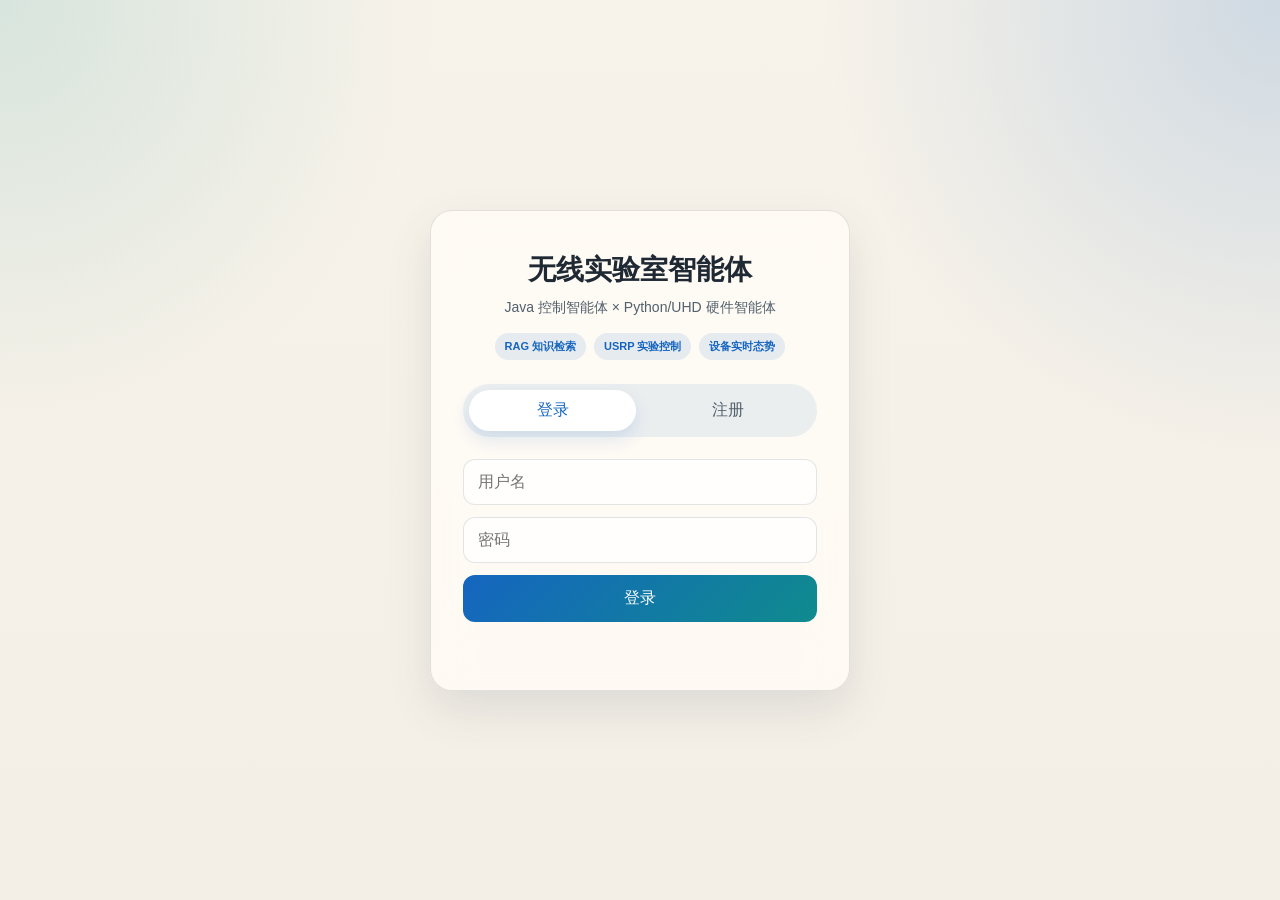
<file: src/main/resources/static/index.html>
<!DOCTYPE html>
<html lang="zh-CN">
<head>
    <meta charset="UTF-8">
    <meta name="viewport" content="width=device-width, initial-scale=1.0">
    <title>无线实验室智能体</title>
    <link rel="stylesheet" href="css/style.css?v=4">
</head>
<body class="chat-page">
    <div class="app-container">
        <aside class="sidebar" id="sidebar">
            <div class="sidebar-header">
                <div>
                    <p class="sidebar-eyebrow">Wireless Lab</p>
                    <h2>实验会话</h2>
                </div>
                <button id="newChatBtn" title="新对话">+</button>
            </div>
            <div class="sidebar-list" id="conversationList"></div>
            <div class="sidebar-footer">
                <span id="currentUser"></span>
                <button id="logoutBtn">退出</button>
            </div>
        </aside>

        <main class="chat-main">
            <header class="chat-header">
                <div>
                    <p class="chat-header-label">Java Control Plane</p>
                    <h1>Wireless Lab Agent</h1>
                    <p class="chat-header-subtitle">知识检索、任务编排与 USRP 实验控制统一入口</p>
                </div>
                <div class="chat-header-tip">
                    <span>RAG</span><span>Tool Calling</span><span>MCP</span><span>USRP</span>
                </div>
            </header>

            <div class="chat-messages" id="chatMessages">
                <div class="welcome-screen">
                    <div class="welcome-badge">Ready</div>
                    <h2>实验控制台已就绪</h2>
                    <p>可以查询 SDR/USRP 文档，也可以用自然语言发起扫频、调制收发和设备诊断。</p>
                    <div class="agent-flow" aria-label="双智能体执行链路">
                        <span>意图路由</span><i>→</i><span>RAG / 工具</span><i>→</i><span>Agent_SDR</span><i>→</i><span>USRP</span>
                    </div>
                    <div class="quick-actions">
                        <button class="quick-btn" data-msg="扫描 2.4 GHz 附近 1 MHz 带宽的底噪">2.4G 扫频</button>
                        <button class="quick-btn" data-msg="BPSK、QPSK 和 16-QAM 应该如何选择？">调制方式</button>
                        <button class="quick-btn" data-msg="查询当前 USRP 设备状态和诊断信息">设备状态</button>
                        <button class="quick-btn" data-msg="说明自适应调制实验的完整执行流程">实验流程</button>
                    </div>
                </div>
            </div>

            <div class="chat-input-shell">
                <div class="chat-input-area">
                    <input type="file" id="knowledgeInput" accept=".pdf,.docx,.doc,.md,.txt" class="hidden-file-input">
                    <button id="uploadBtn" class="secondary-btn" title="上传设备手册或实验文档">上传知识</button>
                    <textarea id="messageInput" placeholder="输入你的问题，Enter 发送，Shift + Enter 换行" rows="1"></textarea>
                    <button id="stopBtn" class="danger-btn hidden" title="停止回答">停止</button>
                    <button id="sendBtn" title="发送">发送</button>
                </div>
                <p class="input-hint" id="streamHint">Enter 发送，Shift + Enter 换行</p>
            </div>
        </main>

        <aside class="telemetry-panel">
            <div class="telemetry-header">
                <div>
                    <p class="chat-header-label">Live Telemetry</p>
                    <h2>设备态势</h2>
                </div>
                <span id="serviceStatus" class="status-pill offline">离线</span>
            </div>
            <div class="telemetry-card">
                <span>USRP-01</span>
                <strong id="usrpStatus">等待连接</strong>
                <small id="usrpIp">--</small>
            </div>
            <div class="telemetry-grid">
                <div><span>中心频率</span><strong id="centerFreq">--</strong></div>
                <div><span>采样率</span><strong id="sampleRate">--</strong></div>
                <div><span>增益</span><strong id="gainValue">--</strong></div>
                <div><span>调制</span><strong id="modulationValue">--</strong></div>
            </div>
            <div class="diagnostic-card">
                <span>运行诊断</span>
                <p id="diagnosticText">正在读取 Agent_SDR 状态...</p>
            </div>
            <div class="open-source-card">
                <span>OPEN SOURCE HARDWARE AGENT</span>
                <strong>Agent_SDR</strong>
                <p>Python/UHD 硬件执行面与上游演示。</p>
                <div class="resource-links">
                    <a href="https://github.com/GIN4869623/Agent_SDR" target="_blank" rel="noopener noreferrer">上游仓库</a>
                    <a href="media/agent-sdr-demo-01.mp4" target="_blank">演示 01</a>
                    <a href="media/agent-sdr-demo-02.mp4" target="_blank">演示 02</a>
                </div>
            </div>
            <button id="stopHardwareBtn" class="hardware-stop-btn">停止硬件任务</button>
            <p class="telemetry-footnote">状态每 3 秒刷新；执行结果以 Agent_SDR/UHD 返回为准。</p>
        </aside>
    </div>

    <script src="js/api.js?v=4"></script>
    <script src="js/sidebar.js?v=4"></script>
    <script src="js/chat.js?v=4"></script>
</body>
</html>
</file>
<file: src/main/resources/static/css/style.css>
:root {
    --bg-page: #f4efe6;
    --bg-surface: rgba(255, 251, 245, 0.88);
    --bg-surface-strong: #fffdf8;
    --bg-sidebar: #162126;
    --bg-sidebar-card: rgba(255, 255, 255, 0.06);
    --bg-user-bubble: linear-gradient(135deg, #1565c0 0%, #0f8b8d 100%);
    --bg-assistant-bubble: #fffaf2;
    --bg-thinking: #f8efe0;
    --bg-answer: #ffffff;
    --bg-input: rgba(255, 252, 247, 0.95);
    --text-primary: #1f2933;
    --text-secondary: #52606d;
    --text-muted: #7b8794;
    --text-light: #f8fafc;
    --border: rgba(31, 41, 51, 0.12);
    --border-strong: rgba(21, 101, 192, 0.18);
    --accent: #1565c0;
    --accent-soft: rgba(21, 101, 192, 0.1);
    --success: #1f8a70;
    --warning: #b7791f;
    --danger: #c53030;
    --shadow-soft: 0 18px 45px rgba(53, 68, 88, 0.12);
    --shadow-card: 0 14px 32px rgba(53, 68, 88, 0.08);
    --radius-xl: 28px;
    --radius-lg: 22px;
    --radius-md: 16px;
    --radius-sm: 12px;
    font-family: "Segoe UI", "PingFang SC", "Microsoft YaHei", sans-serif;
}

* {
    margin: 0;
    padding: 0;
    box-sizing: border-box;
}

html,
body {
    height: 100%;
    overflow: hidden;
}

body {
    min-height: 100vh;
    height: 100dvh;
    background:
        radial-gradient(circle at top left, rgba(15, 139, 141, 0.14), transparent 28%),
        radial-gradient(circle at top right, rgba(21, 101, 192, 0.18), transparent 30%),
        linear-gradient(180deg, #f8f3ea 0%, var(--bg-page) 100%);
    color: var(--text-primary);
}

button,
textarea,
input {
    font: inherit;
}

.hidden {
    display: none !important;
}

.auth-page {
    display: flex;
    align-items: center;
    justify-content: center;
    min-height: 100vh;
    padding: 24px;
}

.auth-container {
    width: 100%;
    max-width: 420px;
}

.auth-card {
    padding: 40px 32px;
    border: 1px solid var(--border);
    border-radius: var(--radius-lg);
    background: var(--bg-surface);
    backdrop-filter: blur(18px);
    box-shadow: var(--shadow-soft);
    text-align: center;
}

.auth-card h1 {
    font-size: 28px;
    margin-bottom: 10px;
}

.auth-subtitle {
    color: var(--text-secondary);
    margin-bottom: 16px;
    font-size: 14px;
}

.auth-capabilities {
    display: flex;
    flex-wrap: wrap;
    justify-content: center;
    gap: 8px;
    margin-bottom: 24px;
}

.auth-capabilities span {
    padding: 6px 10px;
    border-radius: 999px;
    background: var(--accent-soft);
    color: var(--accent);
    font-size: 11px;
    font-weight: 700;
}

.auth-tabs {
    display: flex;
    gap: 8px;
    margin-bottom: 22px;
    padding: 6px;
    border-radius: 999px;
    background: rgba(21, 101, 192, 0.08);
}

.auth-tabs .tab {
    flex: 1;
    border: none;
    cursor: pointer;
    border-radius: 999px;
    padding: 10px;
    background: transparent;
    color: var(--text-secondary);
    transition: 0.2s ease;
}

.auth-tabs .tab.active {
    background: #fff;
    color: var(--accent);
    box-shadow: 0 8px 18px rgba(21, 101, 192, 0.14);
}

.auth-form input {
    width: 100%;
    margin-bottom: 12px;
    padding: 13px 14px;
    border: 1px solid var(--border);
    border-radius: var(--radius-sm);
    background: rgba(255, 255, 255, 0.8);
    color: var(--text-primary);
    outline: none;
    transition: 0.2s ease;
}

.auth-form input:focus {
    border-color: rgba(21, 101, 192, 0.35);
    box-shadow: 0 0 0 4px rgba(21, 101, 192, 0.08);
}

.auth-form button {
    width: 100%;
    border: none;
    cursor: pointer;
    padding: 13px;
    border-radius: var(--radius-sm);
    background: linear-gradient(135deg, #1565c0 0%, #0f8b8d 100%);
    color: white;
    transition: transform 0.2s ease, box-shadow 0.2s ease;
}

.auth-form button:hover {
    transform: translateY(-1px);
    box-shadow: 0 12px 24px rgba(21, 101, 192, 0.2);
}

.auth-error {
    min-height: 20px;
    margin-top: 8px;
    font-size: 13px;
    color: var(--danger);
}

.app-container {
    display: flex;
    height: 100dvh;
    min-height: 0;
    padding: 18px;
    gap: 18px;
    overflow: hidden;
}

.sidebar {
    width: 288px;
    height: calc(100dvh - 36px);
    min-height: 0;
    flex-shrink: 0;
    display: flex;
    flex-direction: column;
    border-radius: var(--radius-xl);
    background:
        linear-gradient(180deg, rgba(255, 255, 255, 0.06), transparent 36%),
        var(--bg-sidebar);
    color: var(--text-light);
    box-shadow: var(--shadow-soft);
    overflow: hidden;
}

.sidebar-header,
.sidebar-footer {
    padding: 18px 18px 16px;
}

.sidebar-header {
    display: flex;
    align-items: flex-start;
    justify-content: space-between;
    border-bottom: 1px solid rgba(255, 255, 255, 0.08);
}

.sidebar-eyebrow {
    margin-bottom: 6px;
    font-size: 11px;
    letter-spacing: 0.12em;
    text-transform: uppercase;
    color: rgba(248, 250, 252, 0.6);
}

.sidebar-header h2 {
    font-size: 20px;
}

#newChatBtn {
    width: 42px;
    height: 42px;
    border: none;
    border-radius: 14px;
    cursor: pointer;
    color: white;
    background: linear-gradient(135deg, #1565c0 0%, #0f8b8d 100%);
    box-shadow: 0 12px 24px rgba(15, 139, 141, 0.24);
    transition: transform 0.2s ease;
}

#newChatBtn:hover {
    transform: translateY(-2px);
}

.sidebar-list {
    flex: 1;
    min-height: 0;
    padding: 14px 12px;
    overflow-y: auto;
    overscroll-behavior: contain;
}

.conv-item {
    margin-bottom: 8px;
    padding: 14px 14px;
    border-radius: 16px;
    cursor: pointer;
    color: rgba(248, 250, 252, 0.82);
    background: transparent;
    border: 1px solid transparent;
    transition: 0.2s ease;
    white-space: nowrap;
    overflow: hidden;
    text-overflow: ellipsis;
}

.conv-item:hover {
    background: var(--bg-sidebar-card);
    border-color: rgba(255, 255, 255, 0.08);
}

.conv-item.active {
    background: rgba(255, 255, 255, 0.12);
    border-color: rgba(255, 255, 255, 0.12);
}

.sidebar-footer {
    display: flex;
    align-items: center;
    justify-content: space-between;
    border-top: 1px solid rgba(255, 255, 255, 0.08);
    color: rgba(248, 250, 252, 0.78);
    font-size: 13px;
}

.sidebar-footer button {
    border: none;
    background: transparent;
    cursor: pointer;
    color: rgba(248, 250, 252, 0.7);
}

.sidebar-footer button:hover {
    color: #fff;
}

.chat-main {
    flex: 1;
    min-width: 0;
    height: calc(100dvh - 36px);
    min-height: 0;
    display: flex;
    flex-direction: column;
    border-radius: var(--radius-xl);
    background: var(--bg-surface);
    backdrop-filter: blur(18px);
    border: 1px solid rgba(255, 255, 255, 0.65);
    box-shadow: var(--shadow-soft);
    overflow: hidden;
}

.telemetry-panel {
    width: 300px;
    height: calc(100dvh - 36px);
    flex-shrink: 0;
    padding: 22px;
    overflow-y: auto;
    border-radius: var(--radius-xl);
    border: 1px solid rgba(255, 255, 255, 0.7);
    background: rgba(255, 253, 248, 0.9);
    box-shadow: var(--shadow-soft);
    backdrop-filter: blur(18px);
}

.telemetry-header {
    display: flex;
    align-items: flex-start;
    justify-content: space-between;
    gap: 12px;
    margin-bottom: 20px;
}

.telemetry-header h2 {
    font-size: 22px;
}

.status-pill {
    padding: 7px 10px;
    border-radius: 999px;
    font-size: 11px;
    font-weight: 700;
}

.status-pill.online {
    color: #0f6b57;
    background: rgba(31, 138, 112, 0.13);
}

.status-pill.offline {
    color: var(--danger);
    background: rgba(197, 48, 48, 0.1);
}

.telemetry-card,
.diagnostic-card {
    padding: 18px;
    border-radius: 18px;
    border: 1px solid var(--border);
    background: white;
    box-shadow: var(--shadow-card);
}

.telemetry-card {
    display: grid;
    gap: 7px;
    margin-bottom: 12px;
}

.telemetry-card span,
.diagnostic-card span,
.telemetry-grid span {
    color: var(--text-muted);
    font-size: 11px;
    font-weight: 700;
    letter-spacing: 0.06em;
    text-transform: uppercase;
}

.telemetry-card strong {
    font-size: 20px;
}

.telemetry-card small {
    color: var(--text-secondary);
}

.telemetry-grid {
    display: grid;
    grid-template-columns: repeat(2, minmax(0, 1fr));
    gap: 10px;
    margin-bottom: 12px;
}

.telemetry-grid > div {
    min-height: 88px;
    padding: 14px;
    border-radius: 16px;
    background: var(--bg-thinking);
}

.telemetry-grid strong {
    display: block;
    margin-top: 10px;
    overflow-wrap: anywhere;
    font-size: 13px;
    line-height: 1.35;
}

.diagnostic-card p {
    margin-top: 10px;
    color: var(--text-secondary);
    font-size: 13px;
    line-height: 1.6;
}

.open-source-card {
    margin-top: 12px;
    padding: 16px;
    border: 1px solid rgba(15, 139, 141, 0.18);
    border-radius: 18px;
    background: linear-gradient(145deg, rgba(15, 139, 141, 0.09), rgba(21, 101, 192, 0.06));
}

.open-source-card > span {
    color: var(--success);
    font-size: 10px;
    font-weight: 800;
    letter-spacing: 0.08em;
}

.open-source-card strong {
    display: block;
    margin-top: 7px;
    font-size: 18px;
}

.open-source-card p {
    margin-top: 7px;
    color: var(--text-secondary);
    font-size: 12px;
    line-height: 1.5;
}

.resource-links {
    display: flex;
    flex-wrap: wrap;
    gap: 8px;
    margin-top: 12px;
}

.resource-links a {
    padding: 7px 10px;
    border: 1px solid rgba(21, 101, 192, 0.12);
    border-radius: 10px;
    background: rgba(255, 255, 255, 0.72);
    color: var(--accent);
    font-size: 11px;
    font-weight: 700;
    text-decoration: none;
}

.hardware-stop-btn {
    width: 100%;
    height: 46px;
    margin-top: 14px;
    border: 1px solid rgba(197, 48, 48, 0.2);
    border-radius: 15px;
    color: var(--danger);
    background: rgba(197, 48, 48, 0.07);
    cursor: pointer;
    font-weight: 700;
}

.hardware-stop-btn:disabled {
    cursor: wait;
    opacity: 0.55;
}

.telemetry-footnote {
    margin-top: 12px;
    color: var(--text-muted);
    font-size: 11px;
    line-height: 1.5;
}

.chat-header {
    display: flex;
    align-items: center;
    justify-content: space-between;
    gap: 18px;
    padding: 26px 28px 20px;
    border-bottom: 1px solid var(--border);
    background: linear-gradient(180deg, rgba(255, 255, 255, 0.72), rgba(255, 255, 255, 0.35));
}

.chat-header-label {
    margin-bottom: 6px;
    font-size: 11px;
    font-weight: 700;
    letter-spacing: 0.14em;
    color: var(--accent);
    text-transform: uppercase;
}

.chat-header h1 {
    font-size: 28px;
    line-height: 1.1;
}

.chat-header-subtitle {
    margin-top: 8px;
    color: var(--text-secondary);
    font-size: 13px;
}

.chat-header-tip {
    display: flex;
    flex-wrap: wrap;
    justify-content: flex-end;
    gap: 7px;
    padding: 12px 14px;
    border-radius: 999px;
    background: rgba(255, 255, 255, 0.8);
    color: var(--text-secondary);
    font-size: 13px;
    border: 1px solid rgba(21, 101, 192, 0.08);
}

.chat-header-tip span {
    padding: 4px 8px;
    border-radius: 999px;
    background: var(--accent-soft);
    color: var(--accent);
    font-size: 11px;
    font-weight: 700;
}

.chat-messages {
    flex: 1;
    min-height: 0;
    overflow-y: auto;
    overscroll-behavior: contain;
    padding: 28px;
}

.welcome-screen {
    max-width: 760px;
    margin: 48px auto 0;
    text-align: center;
}

.welcome-badge {
    display: inline-flex;
    align-items: center;
    justify-content: center;
    margin-bottom: 18px;
    padding: 8px 14px;
    border-radius: 999px;
    background: rgba(21, 101, 192, 0.1);
    color: var(--accent);
    font-size: 12px;
    font-weight: 700;
    letter-spacing: 0.08em;
    text-transform: uppercase;
}

.welcome-screen h2 {
    font-size: 40px;
    margin-bottom: 12px;
    line-height: 1.1;
}

.welcome-screen p {
    max-width: 620px;
    margin: 0 auto 30px;
    font-size: 16px;
    line-height: 1.75;
    color: var(--text-secondary);
}

.agent-flow {
    display: flex;
    flex-wrap: wrap;
    align-items: center;
    justify-content: center;
    gap: 8px;
    margin: -10px auto 26px;
}

.agent-flow span {
    padding: 8px 12px;
    border: 1px solid rgba(15, 139, 141, 0.16);
    border-radius: 12px;
    background: rgba(255, 255, 255, 0.72);
    color: #0f6b70;
    font-size: 12px;
    font-weight: 700;
}

.agent-flow i {
    color: var(--text-muted);
    font-style: normal;
}

.quick-actions {
    display: flex;
    flex-wrap: wrap;
    gap: 12px;
    justify-content: center;
}

.quick-btn {
    padding: 12px 18px;
    border-radius: 999px;
    border: 1px solid rgba(21, 101, 192, 0.12);
    background: rgba(255, 255, 255, 0.76);
    color: var(--text-primary);
    cursor: pointer;
    transition: transform 0.2s ease, box-shadow 0.2s ease, border-color 0.2s ease;
}

.quick-btn:hover {
    transform: translateY(-2px);
    border-color: rgba(21, 101, 192, 0.24);
    box-shadow: var(--shadow-card);
}

.message {
    display: flex;
    gap: 14px;
    margin-bottom: 22px;
    animation: slide-up 0.28s ease;
}

.message.user {
    justify-content: flex-end;
}

.message.user .avatar {
    order: 1;
}

.avatar {
    width: 42px;
    height: 42px;
    flex-shrink: 0;
    border-radius: 15px;
    display: flex;
    align-items: center;
    justify-content: center;
    font-weight: 700;
    font-size: 14px;
    box-shadow: var(--shadow-card);
}

.message.user .avatar {
    background: linear-gradient(135deg, #1565c0 0%, #0f8b8d 100%);
    color: white;
}

.message.assistant .avatar {
    background: linear-gradient(135deg, #ffb648 0%, #f28c28 100%);
    color: white;
}

.bubble {
    max-width: min(840px, 78%);
    border-radius: var(--radius-lg);
}

.user-bubble {
    padding: 16px 18px;
    color: white;
    background: var(--bg-user-bubble);
    box-shadow: var(--shadow-card);
}

.assistant-bubble {
    padding: 18px;
    background: var(--bg-assistant-bubble);
    border: 1px solid rgba(21, 101, 192, 0.08);
    box-shadow: var(--shadow-card);
    max-height: calc(100dvh - 220px);
    display: flex;
    flex-direction: column;
    min-height: 0;
}

.message-meta {
    display: flex;
    align-items: center;
    justify-content: space-between;
    gap: 16px;
    margin-bottom: 12px;
}

.meta-main {
    display: flex;
    align-items: center;
    gap: 10px;
    min-width: 0;
}

.message-role {
    font-weight: 700;
}

.message-time {
    font-size: 12px;
    color: var(--text-muted);
}

.message.user .message-time {
    color: rgba(255, 255, 255, 0.78);
}

.message-status {
    flex-shrink: 0;
    display: inline-flex;
    align-items: center;
    justify-content: center;
    min-width: 72px;
    padding: 6px 10px;
    border-radius: 999px;
    font-size: 12px;
    font-weight: 700;
}

.status-thinking,
.status-working {
    background: rgba(183, 121, 31, 0.12);
    color: var(--warning);
}

.status-answering {
    background: rgba(21, 101, 192, 0.1);
    color: var(--accent);
}

.status-done {
    background: rgba(31, 138, 112, 0.12);
    color: var(--success);
}

.status-stopped,
.status-error {
    background: rgba(197, 48, 48, 0.12);
    color: var(--danger);
}

.assistant-section {
    border-radius: 18px;
}

.assistant-section + .assistant-section {
    margin-top: 12px;
}

.section-title {
    margin-bottom: 10px;
    font-size: 12px;
    font-weight: 700;
    letter-spacing: 0.08em;
    color: var(--text-muted);
    text-transform: uppercase;
}

.think-panel {
    padding: 14px;
    background: var(--bg-thinking);
    border: 1px solid rgba(183, 121, 31, 0.12);
    max-height: min(260px, 32vh);
    overflow-y: auto;
    overscroll-behavior: contain;
    flex-shrink: 0;
}

.think-panel summary {
    cursor: pointer;
    font-weight: 700;
    list-style: none;
    color: #945f0b;
}

.think-panel summary::-webkit-details-marker {
    display: none;
}

.think-panel[open] summary {
    margin-bottom: 14px;
}

.think-steps {
    display: grid;
    gap: 10px;
}

.think-step {
    display: grid;
    grid-template-columns: 28px minmax(0, 1fr);
    gap: 10px;
    align-items: flex-start;
}

.step-index {
    width: 28px;
    height: 28px;
    border-radius: 10px;
    display: inline-flex;
    align-items: center;
    justify-content: center;
    font-size: 12px;
    font-weight: 700;
    color: #945f0b;
    background: rgba(255, 255, 255, 0.72);
}

.step-body {
    min-width: 0;
    color: #7c5a1b;
}

.answer-panel {
    padding: 16px;
    background: var(--bg-answer);
    border: 1px solid rgba(21, 101, 192, 0.08);
    min-height: 0;
    overflow: hidden;
}

.assistant-bubble .answer-panel {
    flex: 1;
}

.message-text {
    line-height: 1.8;
    color: var(--text-primary);
    word-break: break-word;
}

.assistant-bubble .answer-panel .message-text {
    max-height: min(460px, 52vh);
    overflow-y: auto;
    overscroll-behavior: contain;
    padding-right: 8px;
}

.message.user .message-text {
    color: white;
}

.message-text h2,
.message-text h3,
.message-text h4 {
    margin-bottom: 10px;
    line-height: 1.35;
}

.message-text p + p,
.message-text p + pre,
.message-text pre + p,
.message-text ul + p,
.message-text ol + p {
    margin-top: 12px;
}

.rich-list {
    margin-left: 18px;
    display: grid;
    gap: 8px;
}

.message-text code {
    padding: 2px 7px;
    border-radius: 8px;
    background: rgba(21, 101, 192, 0.08);
    color: #0d47a1;
    font-size: 0.95em;
}

.message.user .message-text code {
    background: rgba(255, 255, 255, 0.18);
    color: #fff;
}

.message-text pre {
    padding: 14px 16px;
    overflow-x: auto;
    border-radius: 16px;
    background: #18212a;
    color: #f8fafc;
}

.message-text pre code {
    padding: 0;
    background: none;
    color: inherit;
}

.typing-state {
    display: inline-flex;
    align-items: center;
    gap: 10px;
    color: var(--text-secondary);
}

.typing-indicator {
    width: 10px;
    height: 10px;
    border-radius: 999px;
    background: var(--accent);
    animation: pulse 1s ease infinite;
}

.chat-input-shell {
    padding: 18px 24px 24px;
    border-top: 1px solid var(--border);
    background: linear-gradient(180deg, rgba(255, 255, 255, 0.16), rgba(255, 252, 247, 0.95));
}

.chat-input-area {
    display: flex;
    align-items: flex-end;
    gap: 12px;
    padding: 12px;
    border-radius: 24px;
    border: 1px solid rgba(21, 101, 192, 0.1);
    background: var(--bg-input);
    box-shadow: var(--shadow-card);
}

.chat-input-area textarea {
    flex: 1;
    min-height: 52px;
    max-height: 180px;
    resize: none;
    border: none;
    outline: none;
    background: transparent;
    color: var(--text-primary);
    padding: 14px 8px 10px;
    line-height: 1.65;
}

.chat-input-area button {
    border: none;
    cursor: pointer;
    transition: transform 0.2s ease, box-shadow 0.2s ease, opacity 0.2s ease;
}

.chat-input-area button:hover:not(:disabled) {
    transform: translateY(-1px);
}

.chat-input-area button:disabled {
    opacity: 0.45;
    cursor: not-allowed;
}

.chat-input-area #sendBtn,
.chat-input-area #stopBtn {
    min-width: 72px;
    height: 48px;
    padding: 0 18px;
    border-radius: 16px;
    color: white;
}

#sendBtn {
    background: linear-gradient(135deg, #1565c0 0%, #0f8b8d 100%);
    box-shadow: 0 12px 24px rgba(21, 101, 192, 0.2);
}

#stopBtn {
    background: linear-gradient(135deg, #c53030 0%, #9b2c2c 100%);
}

.secondary-btn {
    height: 48px;
    padding: 0 16px;
    border-radius: 16px;
    background: white;
    color: var(--text-primary);
    border: 1px solid rgba(21, 101, 192, 0.12) !important;
}

.input-hint {
    margin-top: 10px;
    padding-left: 8px;
    font-size: 13px;
    color: var(--text-muted);
}

.hidden-file-input {
    position: absolute;
    left: -9999px;
}

.panel-loading {
    margin: 48px auto;
    padding: 14px 18px;
    border-radius: 16px;
    background: rgba(21, 101, 192, 0.08);
    color: var(--text-secondary);
    width: fit-content;
}

.panel-loading.error {
    background: rgba(197, 48, 48, 0.1);
    color: var(--danger);
}

::-webkit-scrollbar {
    width: 8px;
    height: 8px;
}

::-webkit-scrollbar-thumb {
    border-radius: 999px;
    background: rgba(82, 96, 109, 0.25);
}

::-webkit-scrollbar-track {
    background: transparent;
}

@keyframes slide-up {
    from {
        opacity: 0;
        transform: translateY(10px);
    }
    to {
        opacity: 1;
        transform: translateY(0);
    }
}

@keyframes pulse {
    0% {
        transform: scale(0.9);
        opacity: 0.6;
    }
    100% {
        transform: scale(1.2);
        opacity: 1;
    }
}

@media (max-width: 1280px) {
    .telemetry-panel {
        display: none;
    }
}

@media (max-width: 1080px) {
    .chat-header {
        flex-direction: column;
        align-items: flex-start;
    }

    .bubble {
        max-width: 100%;
    }
}

@media (max-width: 820px) {
    .app-container {
        height: 100dvh;
        padding: 0;
        gap: 0;
    }

    .sidebar {
        display: none;
    }

    .chat-main {
        height: 100dvh;
        min-height: 0;
        border-radius: 0;
    }

    .chat-header {
        padding: 22px 18px 18px;
    }

    .chat-header h1 {
        font-size: 24px;
    }

    .chat-messages {
        min-height: 0;
        padding: 20px 16px;
    }

    .assistant-bubble {
        max-height: calc(100dvh - 190px);
    }

    .assistant-bubble .answer-panel .message-text {
        max-height: min(420px, 48vh);
    }

    .welcome-screen {
        margin-top: 20px;
    }

    .welcome-screen h2 {
        font-size: 30px;
    }

    .chat-input-shell {
        padding: 14px 14px 18px;
    }

    .chat-input-area {
        flex-wrap: wrap;
        border-radius: 20px;
    }

    .chat-input-area textarea {
        width: 100%;
        order: 1;
    }
}
</file>
